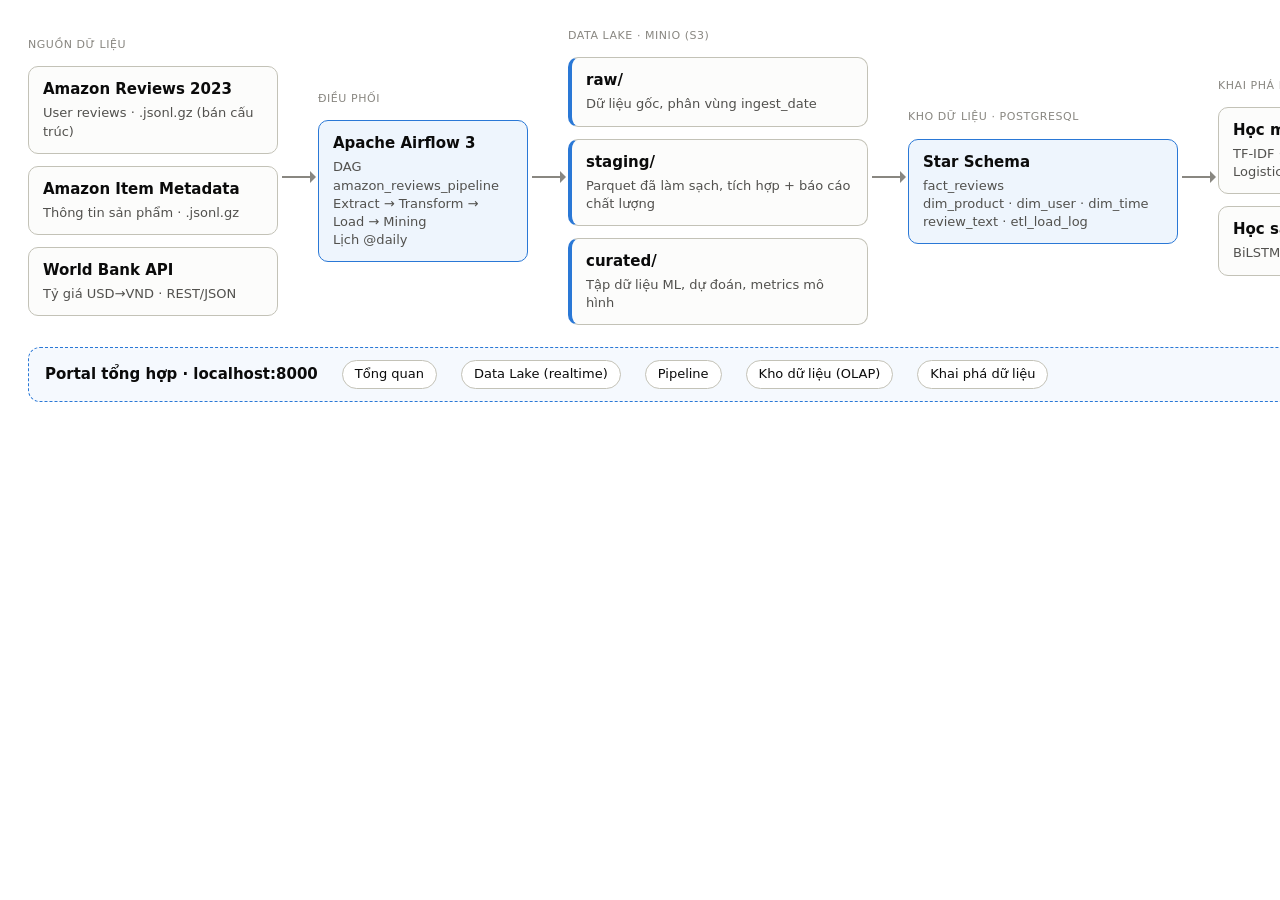
<file: baocao/arch.html>
<!doctype html>
<html lang="vi"><head><meta charset="utf-8"><meta name="viewport" content="width=device-width, initial-scale=1"><title>Kiến trúc</title>
<style>
  body { margin: 0; background: #fff; font: 15px/1.4 "Segoe UI", system-ui, sans-serif; color: #0b0b0b; }
  #arch { width: 1500px; display: inline-block; padding: 28px; box-sizing: border-box; }
  .row { display: grid; grid-template-columns: 250px 40px 210px 40px 300px 40px 270px 40px 220px; align-items: center; }
  .col { display: flex; flex-direction: column; gap: 12px; }
  .box { border: 1.5px solid #c3c2b7; border-radius: 10px; padding: 12px 14px; background: #fcfcfb; }
  .box h4 { margin: 0 0 4px; font-size: 15px; }
  .box p { margin: 0; font-size: 13px; color: #52514e; }
  .kick { font-size: 11px; letter-spacing: .05em; text-transform: uppercase; color: #898781; margin-bottom: 2px; }
  .accent { border-color: #2a78d6; background: #eef5fd; }
  .zone { border-left: 4px solid #2a78d6; }
  .arrow { height: 2px; background: #898781; position: relative; margin: 0 4px; }
  .arrow::after { content: ""; position: absolute; right: -2px; top: -5px; border: 6px solid transparent; border-left-color: #898781; border-right: 0; }
  .portal { margin-top: 22px; border: 1.5px dashed #2a78d6; border-radius: 12px; padding: 12px 16px; background: #f5f9fe; display: flex; gap: 24px; align-items: center; }
  .portal h4 { margin: 0; font-size: 15px; white-space: nowrap; }
  .tab { border: 1px solid #c3c2b7; background: #fff; border-radius: 999px; padding: 4px 12px; font-size: 13px; }
  .colab { margin-top: 10px; font-size: 13px; color: #52514e; }
</style></head>
<body><div id="arch">
  <div class="row">
    <div class="col">
      <div class="kick">Nguồn dữ liệu</div>
      <div class="box"><h4>Amazon Reviews 2023</h4><p>User reviews · .jsonl.gz (bán cấu trúc)</p></div>
      <div class="box"><h4>Amazon Item Metadata</h4><p>Thông tin sản phẩm · .jsonl.gz</p></div>
      <div class="box"><h4>World Bank API</h4><p>Tỷ giá USD→VND · REST/JSON</p></div>
    </div>
    <div class="arrow"></div>
    <div class="col">
      <div class="kick">Điều phối</div>
      <div class="box accent"><h4>Apache Airflow 3</h4><p>DAG amazon_reviews_pipeline<br>Extract → Transform → Load → Mining<br>Lịch @daily</p></div>
    </div>
    <div class="arrow"></div>
    <div class="col">
      <div class="kick">Data Lake · MinIO (S3)</div>
      <div class="box zone"><h4>raw/</h4><p>Dữ liệu gốc, phân vùng ingest_date</p></div>
      <div class="box zone"><h4>staging/</h4><p>Parquet đã làm sạch, tích hợp + báo cáo chất lượng</p></div>
      <div class="box zone"><h4>curated/</h4><p>Tập dữ liệu ML, dự đoán, metrics mô hình</p></div>
    </div>
    <div class="arrow"></div>
    <div class="col">
      <div class="kick">Kho dữ liệu · PostgreSQL</div>
      <div class="box accent"><h4>Star Schema</h4><p>fact_reviews<br>dim_product · dim_user · dim_time<br>review_text · etl_load_log</p></div>
    </div>
    <div class="arrow"></div>
    <div class="col">
      <div class="kick">Khai phá dữ liệu</div>
      <div class="box"><h4>Học máy</h4><p>TF-IDF + Naive Bayes, Logistic Regression</p></div>
      <div class="box"><h4>Học sâu</h4><p>BiLSTM (TensorFlow / Keras)</p></div>
    </div>
  </div>
  <div class="portal"><h4>Portal tổng hợp · localhost:8000</h4>
    <span class="tab">Tổng quan</span><span class="tab">Data Lake (realtime)</span><span class="tab">Pipeline</span><span class="tab">Kho dữ liệu (OLAP)</span><span class="tab">Khai phá dữ liệu</span>
  </div>
</div></body></html>
</file>
